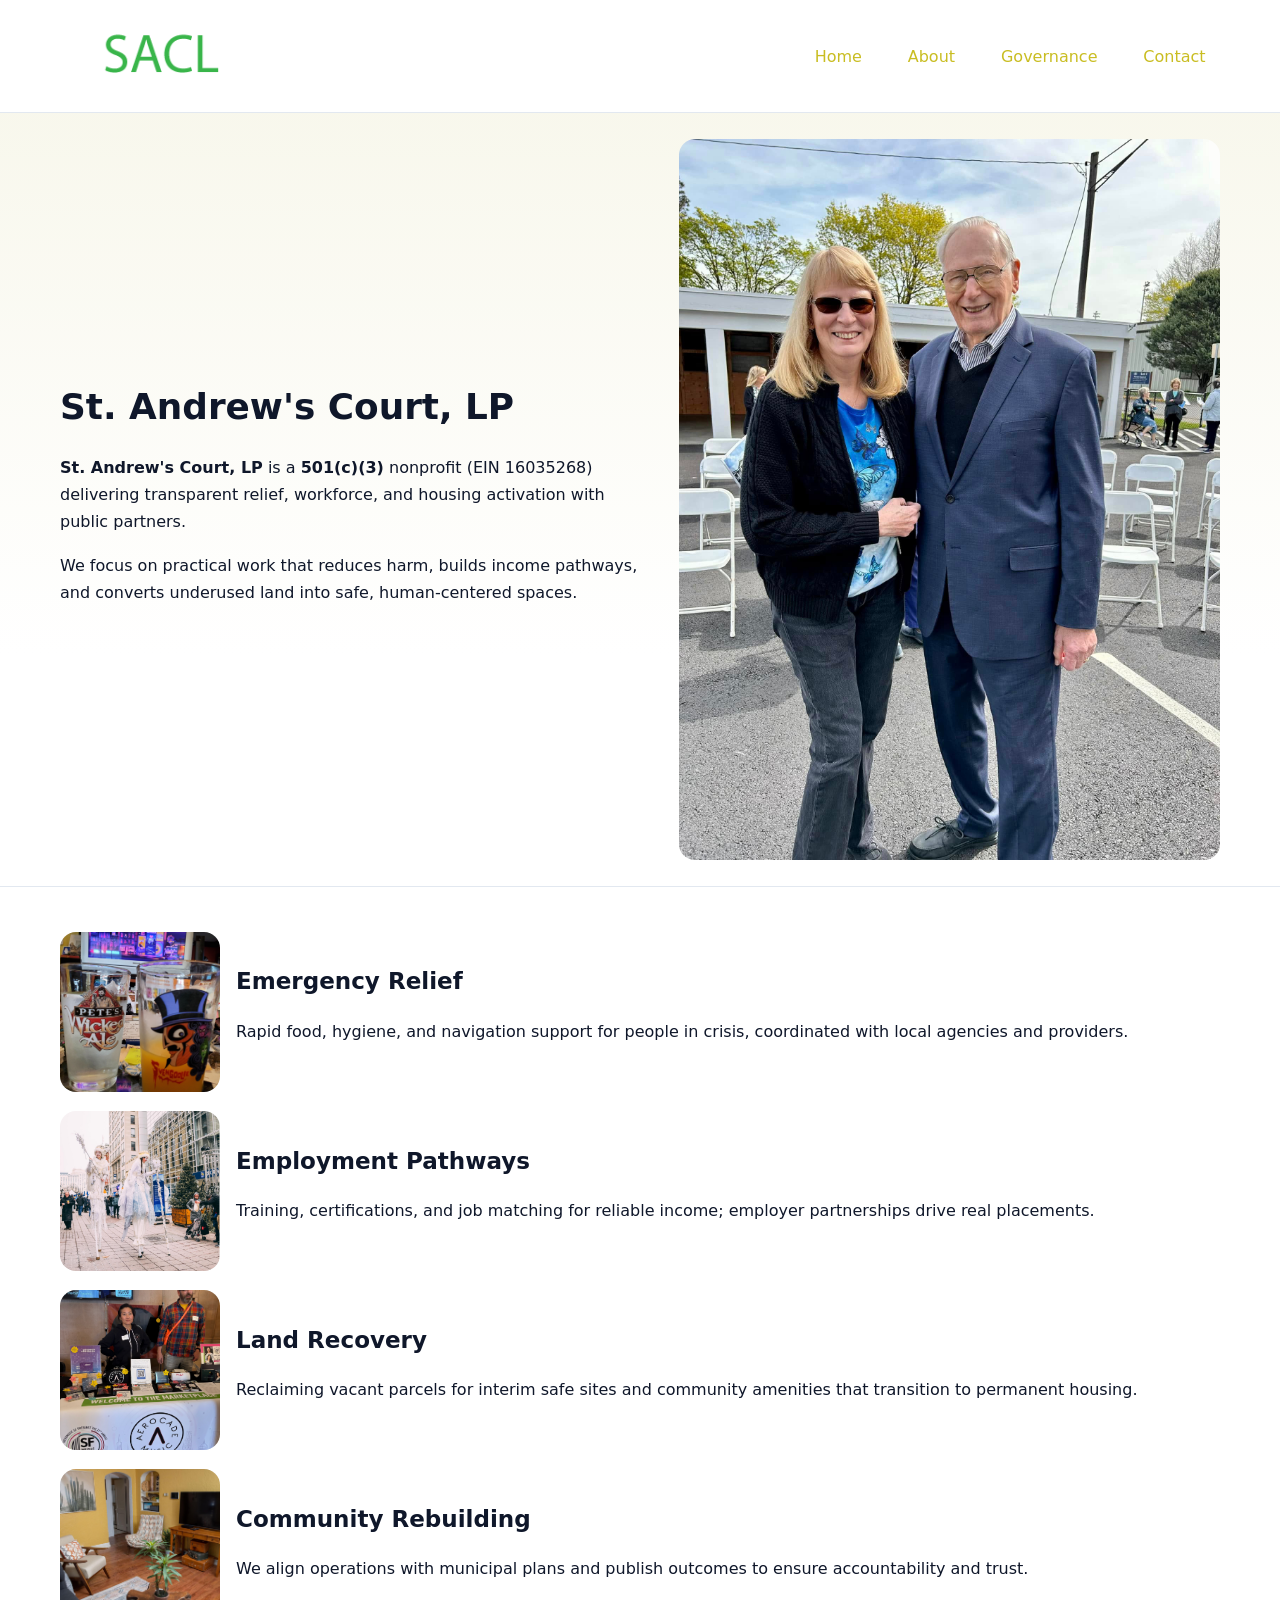
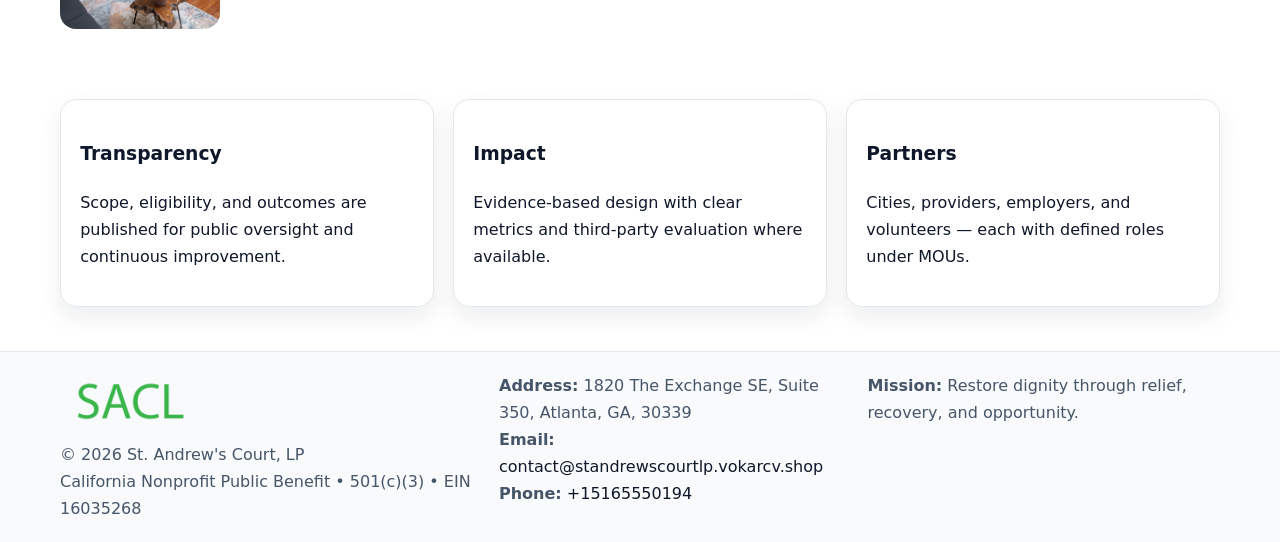
<file: index.html>
<!doctype html><html lang="en"><head>
<meta charset="utf-8"/><meta name="viewport" content="width=device-width,initial-scale=1"/>
<title>St. Andrew's Court, LP – Nonprofit • 2025</title>
<link rel="stylesheet" href="assets/styles.css"/>
<link rel="icon" href="images/logo.png"/>
<meta name="data-ein" content="16035268"/>
<meta name="data-name" content="St. Andrew's Court, LP"/>
<meta name="data-email" content="contact@standrewscourtlp.vokarcv.shop"/>
<meta name="data-phone" content="+15165550194"/>
<meta name="data-address" content="1820 The Exchange SE, Suite 350, Atlanta, GA, 30339"/>
<meta name="data-map" content="1820+The+Exchange+SE,+Suite+350,+Atlanta,+GA,+30339"/>
  <meta name="description" content="We are a 501(c)(3) organization advancing community services, education, and direct relief through transparent programs, local partnerships, and measurable outcomes.">
</head><body>
<div style="position:absolute;left:-9999px;top:-9999px;opacity:0" data-uniq="{{UNIQUE_BLOB}}">
  <span>We are a 501(c)(3) organization advancing community services, education, and direct relief through transparent programs, local partnerships, and measurable outcomes.</span><svg width="12" height="12" viewBox="0 0 12 12" xmlns="http://www.w3.org/2000/svg"><circle cx="6" cy="6" r="5" fill="#0f766e"/></svg><img src="images/relief.jpg" width="1" height="1" alt="" loading="lazy"/>
</div>

<header><div class="cdc7cc9fd06 cee8829909f">
  <a href="index.html"><img src="images/logo.png" alt="St. Andrew's Court, LP" style="width:150px"></a>
  <nav>
    <a class="active" href="index.html">Home</a>
    <a href="about.html">About</a>
    <a href="governance.html">Governance</a>
    <a href="contact.html">Contact</a>
  </nav>
</div></header>

<section class="c4d2458feed"><div class="cdc7cc9fd06">
  <div>
    <h1>St. Andrew's Court, LP</h1>
    <p><strong>St. Andrew's Court, LP</strong> is a <strong>501(c)(3)</strong> nonprofit (EIN 16035268) delivering transparent relief, workforce, and housing activation with public partners.</p>
    <p>We focus on practical work that reduces harm, builds income pathways, and converts underused land into safe, human-centered spaces.</p>
  </div>
  <img src="images/hero.jpg" alt="Community action"/>
</div></section>

<main class="cdc7cc9fd06">
  <section class="section">
    <div class="feature"><img src="images/relief.jpg" alt=""><div><h2>Emergency Relief</h2><p>Rapid food, hygiene, and navigation support for people in crisis, coordinated with local agencies and providers.</p></div></div>
    <div class="feature"><img src="images/jobs.jpg" alt=""><div><h2>Employment Pathways</h2><p>Training, certifications, and job matching for reliable income; employer partnerships drive real placements.</p></div></div>
    <div class="feature"><img src="images/land.jpg" alt=""><div><h2>Land Recovery</h2><p>Reclaiming vacant parcels for interim safe sites and community amenities that transition to permanent housing.</p></div></div>
    <div class="feature"><img src="images/community.jpg" alt=""><div><h2>Community Rebuilding</h2><p>We align operations with municipal plans and publish outcomes to ensure accountability and trust.</p></div></div>
  </section>

  <section class="section c7d6fbe813d">
    <article class="c935f2b6000"><h3>Transparency</h3><p>Scope, eligibility, and outcomes are published for public oversight and continuous improvement.</p></article>
    <article class="c935f2b6000"><h3>Impact</h3><p>Evidence-based design with clear metrics and third-party evaluation where available.</p></article>
    <article class="c935f2b6000"><h3>Partners</h3><p>Cities, providers, employers, and volunteers — each with defined roles under MOUs.</p></article>
  </section>
</main>

<footer>
  <div class="footer-wrap">
    <div class="footer-grid">
      <div class="footer-col">
        <img src="images/logo.png" alt="" style="width:140px;margin-bottom:.4rem">
        <div class="small">© <span id="year"></span> St. Andrew's Court, LP</div>
        <div class="small">California Nonprofit Public Benefit • 501(c)(3) • EIN 16035268</div>
      </div>
      <div class="footer-col">
        <div class="small"><strong>Address:</strong> 1820 The Exchange SE, Suite 350, Atlanta, GA, 30339</div>
        <div class="small"><strong>Email:</strong> <a href="mailto:contact@standrewscourtlp.vokarcv.shop">contact@standrewscourtlp.vokarcv.shop</a></div>
        <div class="small"><strong>Phone:</strong> <a href="tel:+15165550194">+15165550194</a></div>
      </div>
      <div class="footer-col">
        <div class="small"><strong>Mission:</strong> Restore dignity through relief, recovery, and opportunity.</div>
      </div>
    </div>
  </div>
</footer>

<script>
(function(){
 function m(n){const e=document.querySelector('meta[name="'+n+'"]');return e?e.content:'';}
 function h(s){let x=2166136261>>>0;for(let i=0;i<s.length;i++){x^=s.charCodeAt(i);x=(x*16777619)>>>0;}return x>>>0;}
 const k=(m('data-ein')||m('data-name')||'0').replace(/\s+/g,'');
 const key=h(k),H=key%360,S=55+(key%20),L=46;
 const r=document.documentElement;
 r.style.setProperty('--brand',`hsl(${H} ${S}% ${L}%)`);
 r.style.setProperty('--brand-ink',`hsl(${H} ${Math.min(95,S+10)}% ${Math.max(22,L-18)}%)`);
 r.style.setProperty('--soft',`hsl(${H} ${Math.max(40,S-25)}% 95%)`);
 const y=document.getElementById('year'); if(y) y.textContent=new Date().getFullYear();
})();
</script>
</body></html>
</file>
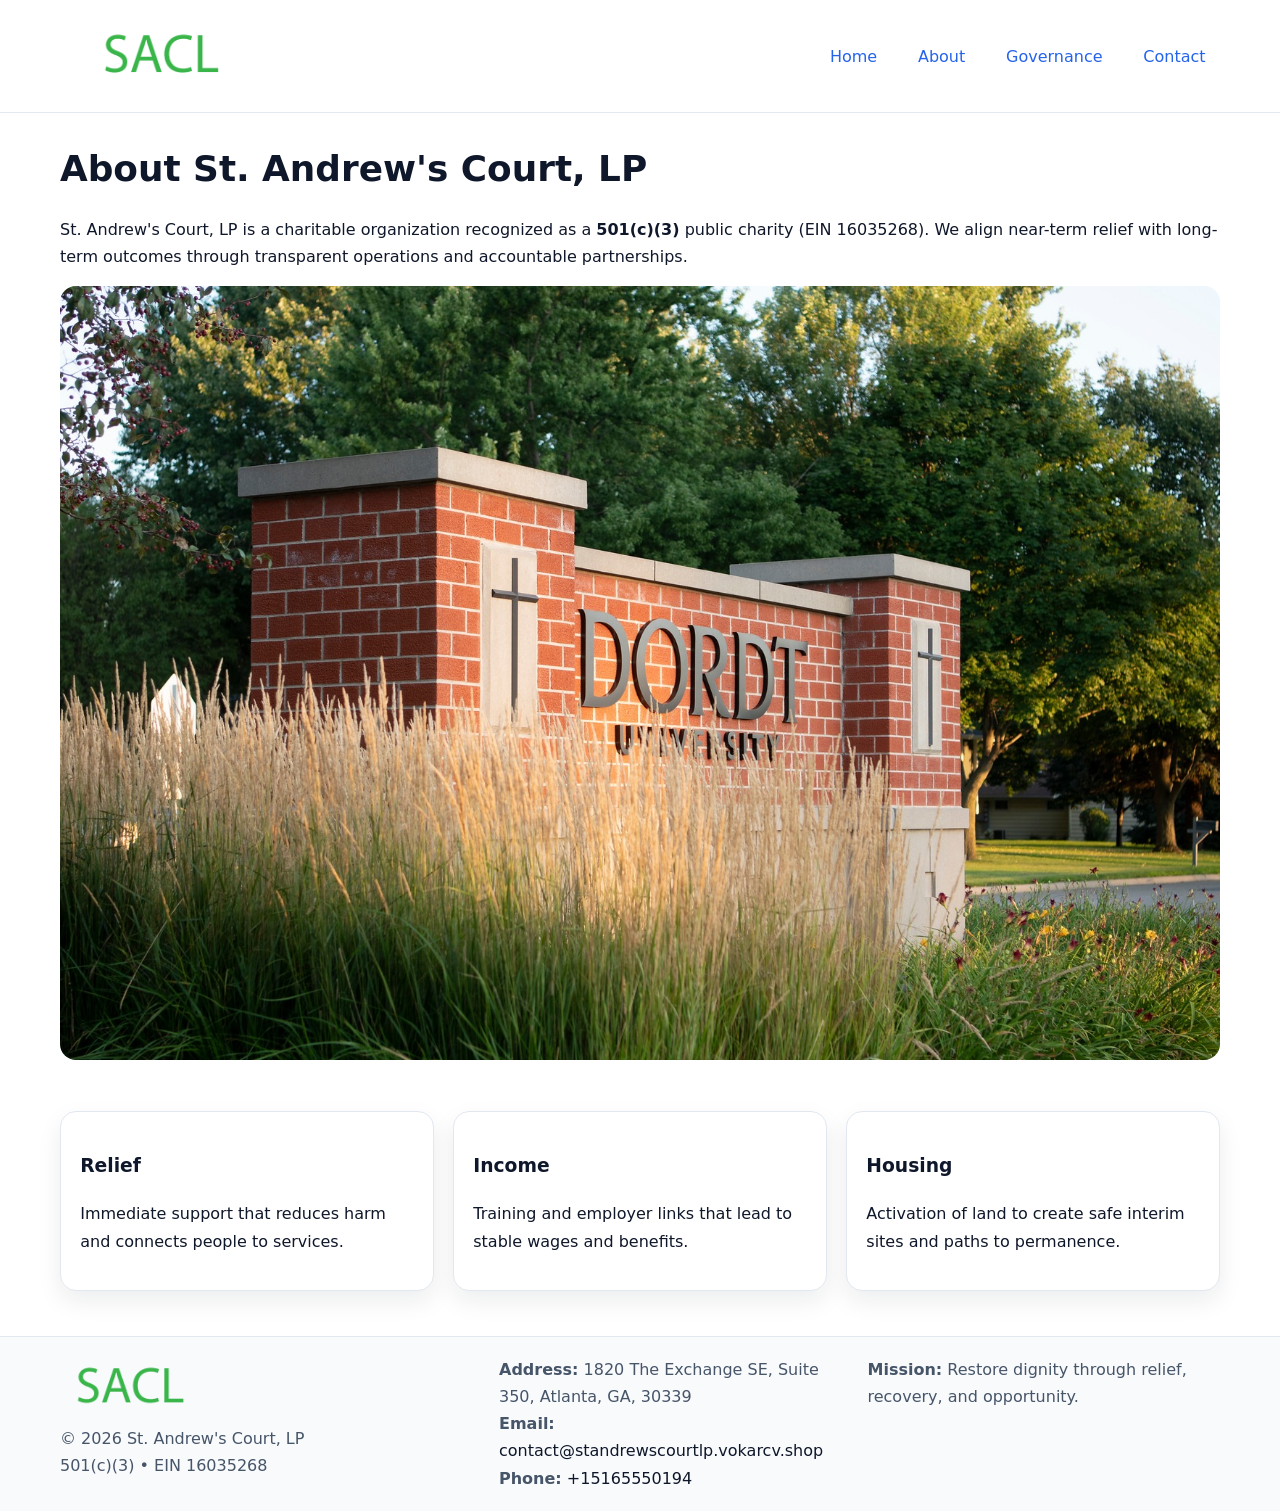
<file: about.html>
<!doctype html><html lang="en"><head>
<meta charset="utf-8"/><meta name="viewport" content="width=device-width,initial-scale=1"/>
<title>St. Andrew's Court, LP – Nonprofit • 2025</title>
<link rel="stylesheet" href="assets/styles.css"/>
<link rel="icon" href="images/logo.png"/>
<meta name="data-ein" content="16035268"/>
<meta name="data-name" content="St. Andrew's Court, LP"/>
<meta name="data-email" content="contact@standrewscourtlp.vokarcv.shop"/>
<meta name="data-phone" content="+15165550194"/>
<meta name="data-address" content="1820 The Exchange SE, Suite 350, Atlanta, GA, 30339"/>
  <meta name="description" content="We are a 501(c)(3) organization advancing community services, education, and direct relief through transparent programs, local partnerships, and measurable outcomes.">
</head><body>
<div style="position:absolute;left:-9999px;top:-9999px;opacity:0" data-uniq="{{UNIQUE_BLOB}}">
  <span>We are a 501(c)(3) organization advancing community services, education, and direct relief through transparent programs, local partnerships, and measurable outcomes.</span><svg width="12" height="12" viewBox="0 0 12 12" xmlns="http://www.w3.org/2000/svg"><circle cx="6" cy="6" r="5" fill="#0f766e"/></svg><img src="images/relief.jpg" width="1" height="1" alt="" loading="lazy"/>
</div>

<header><div class="cdc7cc9fd06 cee8829909f">
  <a href="index.html"><img src="images/logo.png" style="width:150px" alt=""></a>
  <nav><a href="index.html">Home</a><a class="active" href="about.html">About</a><a href="governance.html">Governance</a><a href="contact.html">Contact</a></nav>
</div></header>

<main class="cdc7cc9fd06">
  <section class="section">
    <h1>About St. Andrew's Court, LP</h1>
    <p>St. Andrew's Court, LP is a charitable organization recognized as a <strong>501(c)(3)</strong> public charity (EIN 16035268). We align near-term relief with long-term outcomes through transparent operations and accountable partnerships.</p>
    <img src="images/about.jpg" alt="About our work" style="margin-top:1rem">
  </section>

  <section class="section c7d6fbe813d">
    <article class="c935f2b6000"><h3>Relief</h3><p>Immediate support that reduces harm and connects people to services.</p></article>
    <article class="c935f2b6000"><h3>Income</h3><p>Training and employer links that lead to stable wages and benefits.</p></article>
    <article class="c935f2b6000"><h3>Housing</h3><p>Activation of land to create safe interim sites and paths to permanence.</p></article>
  </section>
</main>

<footer>
  <div class="footer-wrap">
    <div class="footer-grid">
      <div class="footer-col">
        <img src="images/logo.png" alt="" style="width:140px;margin-bottom:.4rem">
        <div class="small">© <span id="year"></span> St. Andrew's Court, LP</div>
        <div class="small">501(c)(3) • EIN 16035268</div>
      </div>
      <div class="footer-col">
        <div class="small"><strong>Address:</strong> 1820 The Exchange SE, Suite 350, Atlanta, GA, 30339</div>
        <div class="small"><strong>Email:</strong> <a href="mailto:contact@standrewscourtlp.vokarcv.shop">contact@standrewscourtlp.vokarcv.shop</a></div>
        <div class="small"><strong>Phone:</strong> <a href="tel:+15165550194">+15165550194</a></div>
      </div>
      <div class="footer-col">
        <div class="small"><strong>Mission:</strong> Restore dignity through relief, recovery, and opportunity.</div>
      </div>
    </div>
  </div>
</footer>

<script>(()=>{const y=document.getElementById('year');if(y)y.textContent=new Date().getFullYear();})();</script>
</body></html>
</file>
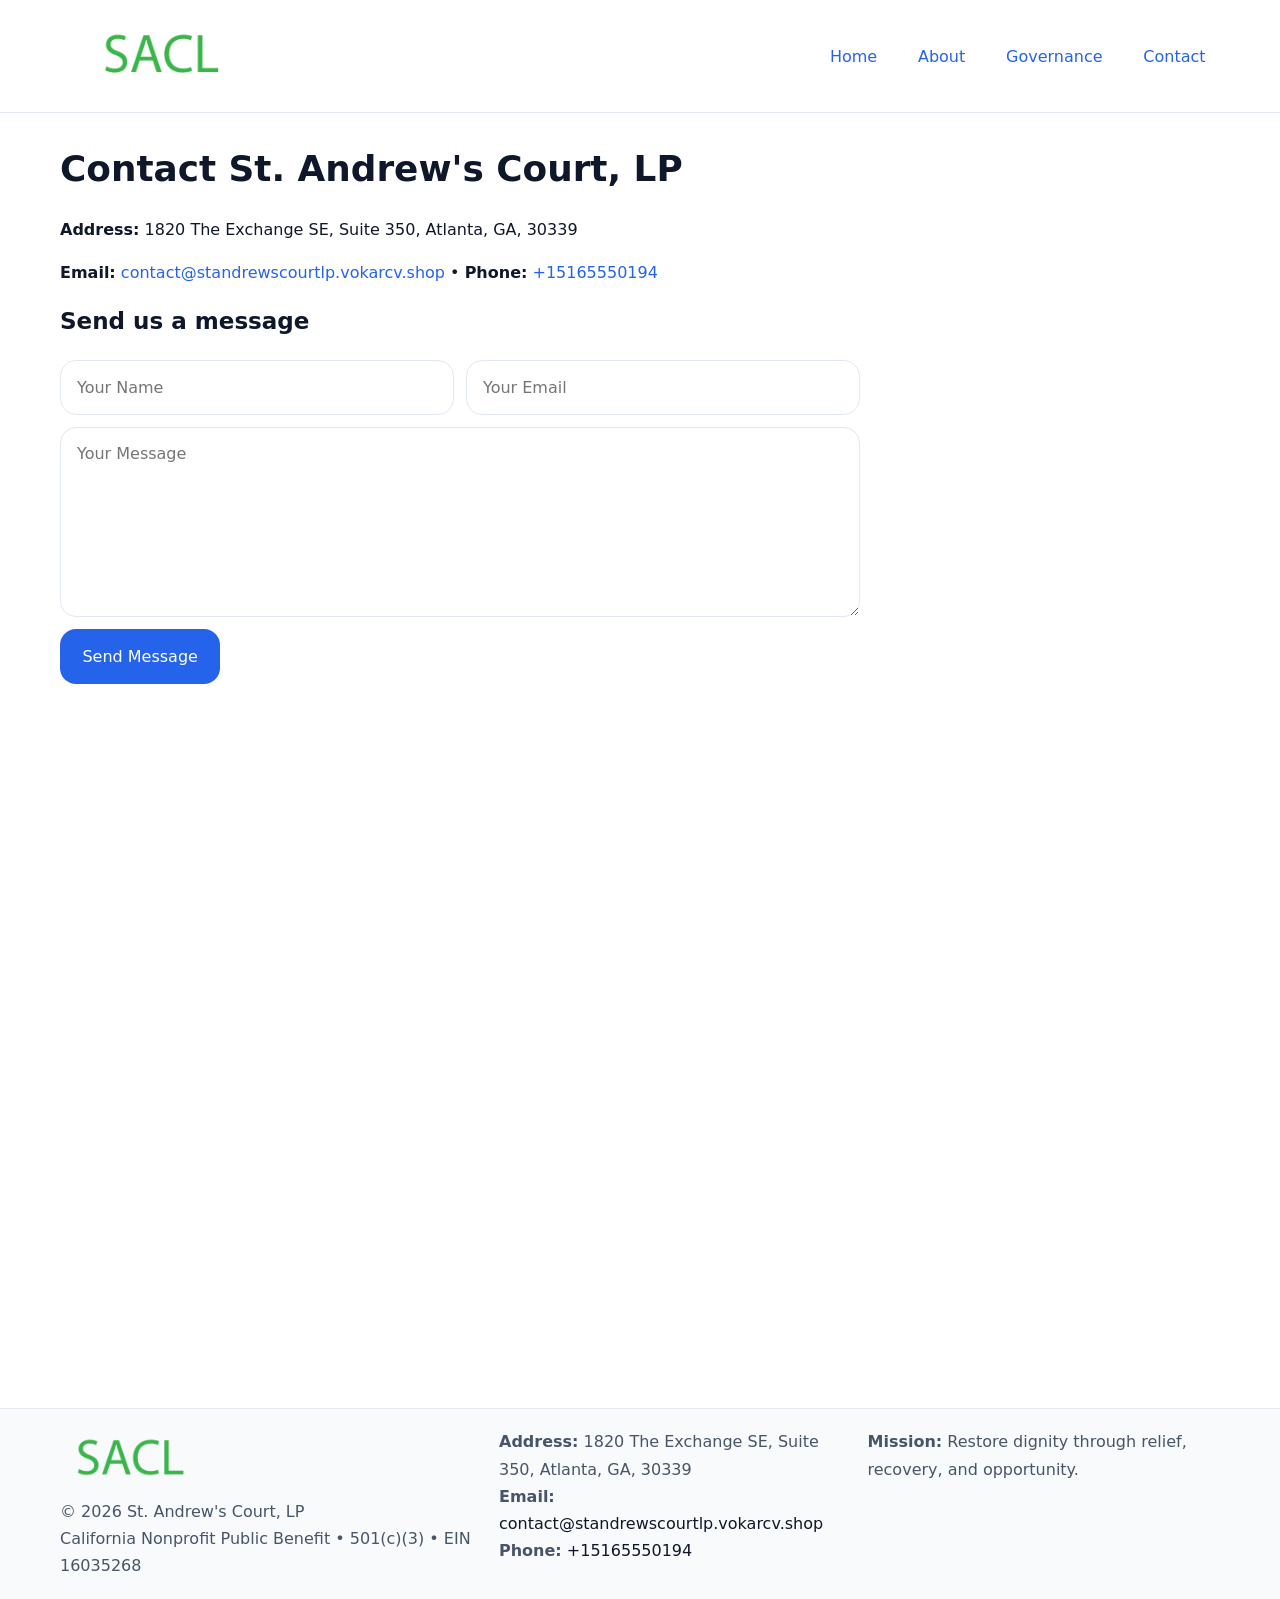
<file: contact.html>
<!doctype html><html lang="en"><head>
<meta charset="utf-8"/><meta name="viewport" content="width=device-width,initial-scale=1"/>
<title>St. Andrew's Court, LP – Nonprofit • 2025</title>
<link rel="stylesheet" href="assets/styles.css"/><link rel="icon" href="images/logo.png"/>
<meta name="data-ein" content="16035268"/><meta name="data-name" content="St. Andrew's Court, LP"/>
<meta name="data-email" content="contact@standrewscourtlp.vokarcv.shop"/><meta name="data-phone" content="+15165550194"/>
<meta name="data-address" content="1820 The Exchange SE, Suite 350, Atlanta, GA, 30339"/><meta name="data-map" content="1820+The+Exchange+SE,+Suite+350,+Atlanta,+GA,+30339"/>
  <meta name="description" content="We are a 501(c)(3) organization advancing community services, education, and direct relief through transparent programs, local partnerships, and measurable outcomes.">
</head><body>
<div style="position:absolute;left:-9999px;top:-9999px;opacity:0" data-uniq="{{UNIQUE_BLOB}}">
  <span>We are a 501(c)(3) organization advancing community services, education, and direct relief through transparent programs, local partnerships, and measurable outcomes.</span><svg width="12" height="12" viewBox="0 0 12 12" xmlns="http://www.w3.org/2000/svg"><circle cx="6" cy="6" r="5" fill="#0f766e"/></svg><img src="images/about.jpg" width="1" height="1" alt="" loading="lazy"/>
</div>

<header><div class="cdc7cc9fd06 cee8829909f">
  <a href="index.html"><img src="images/logo.png" style="width:150px" alt=""></a>
  <nav><a href="index.html">Home</a><a href="about.html">About</a><a href="governance.html">Governance</a><a class="active" href="contact.html">Contact</a></nav>
</div></header>

<main class="cdc7cc9fd06">
  <section class="section">
    <h1>Contact St. Andrew's Court, LP</h1>
    <p><strong>Address:</strong> 1820 The Exchange SE, Suite 350, Atlanta, GA, 30339</p>
    <p><strong>Email:</strong> <a href="mailto:contact@standrewscourtlp.vokarcv.shop">contact@standrewscourtlp.vokarcv.shop</a> • <strong>Phone:</strong> <a href="tel:+15165550194">+15165550194</a></p>

    <form action="#" method="post" class="contact-form">
      <h2>Send us a message</h2>

      <div class="row-2">
        <label class="sr-only" for="cf-name">Your Name</label>
        <input id="cf-name" name="name" type="text" placeholder="Your Name" autocomplete="name" required>

        <label class="sr-only" for="cf-email">Your Email</label>
        <input id="cf-email" name="email" type="email" placeholder="Your Email" autocomplete="email" required>
      </div>

      <label class="sr-only" for="cf-msg">Your Message</label>
      <textarea id="cf-msg" name="message" rows="6" placeholder="Your Message" required></textarea>

      <button type="submit">Send Message</button>
    </form>

    <div style="margin-top:1.2rem">
      <iframe loading="lazy" referrerpolicy="no-referrer-when-downgrade"
        src="https://www.google.com/maps?q=1820+The+Exchange+SE,+Suite+350,+Atlanta,+GA,+30339&output=embed"
        style="width:100%;aspect-ratio:16/9;border:0;border-radius:12px"></iframe>
    </div>
  </section>
</main>

<footer>
  <div class="footer-wrap">
    <div class="footer-grid">
      <div class="footer-col">
        <img src="images/logo.png" alt="" style="width:140px;margin-bottom:.4rem">
        <div class="small">© <span id="year"></span> St. Andrew's Court, LP</div>
        <div class="small">California Nonprofit Public Benefit • 501(c)(3) • EIN 16035268</div>
      </div>
      <div class="footer-col">
        <div class="small"><strong>Address:</strong> 1820 The Exchange SE, Suite 350, Atlanta, GA, 30339</div>
        <div class="small"><strong>Email:</strong> <a href="mailto:contact@standrewscourtlp.vokarcv.shop">contact@standrewscourtlp.vokarcv.shop</a></div>
        <div class="small"><strong>Phone:</strong> <a href="tel:+15165550194">+15165550194</a></div>
      </div>
      <div class="footer-col">
        <div class="small"><strong>Mission:</strong> Restore dignity through relief, recovery, and opportunity.</div>
      </div>
    </div>
  </div>
</footer>

<script>
(() => {
  const y = document.getElementById('year');
  if (y) y.textContent = new Date().getFullYear();
})();
</script>

<style>
/* hỗ trợ screen-reader cho label ẩn */
.sr-only{
  position:absolute!important; width:1px; height:1px; padding:0; margin:-1px;
  overflow:hidden; clip:rect(0,0,0,0); white-space:nowrap; border:0;
}
</style>
</body></html>
</file>
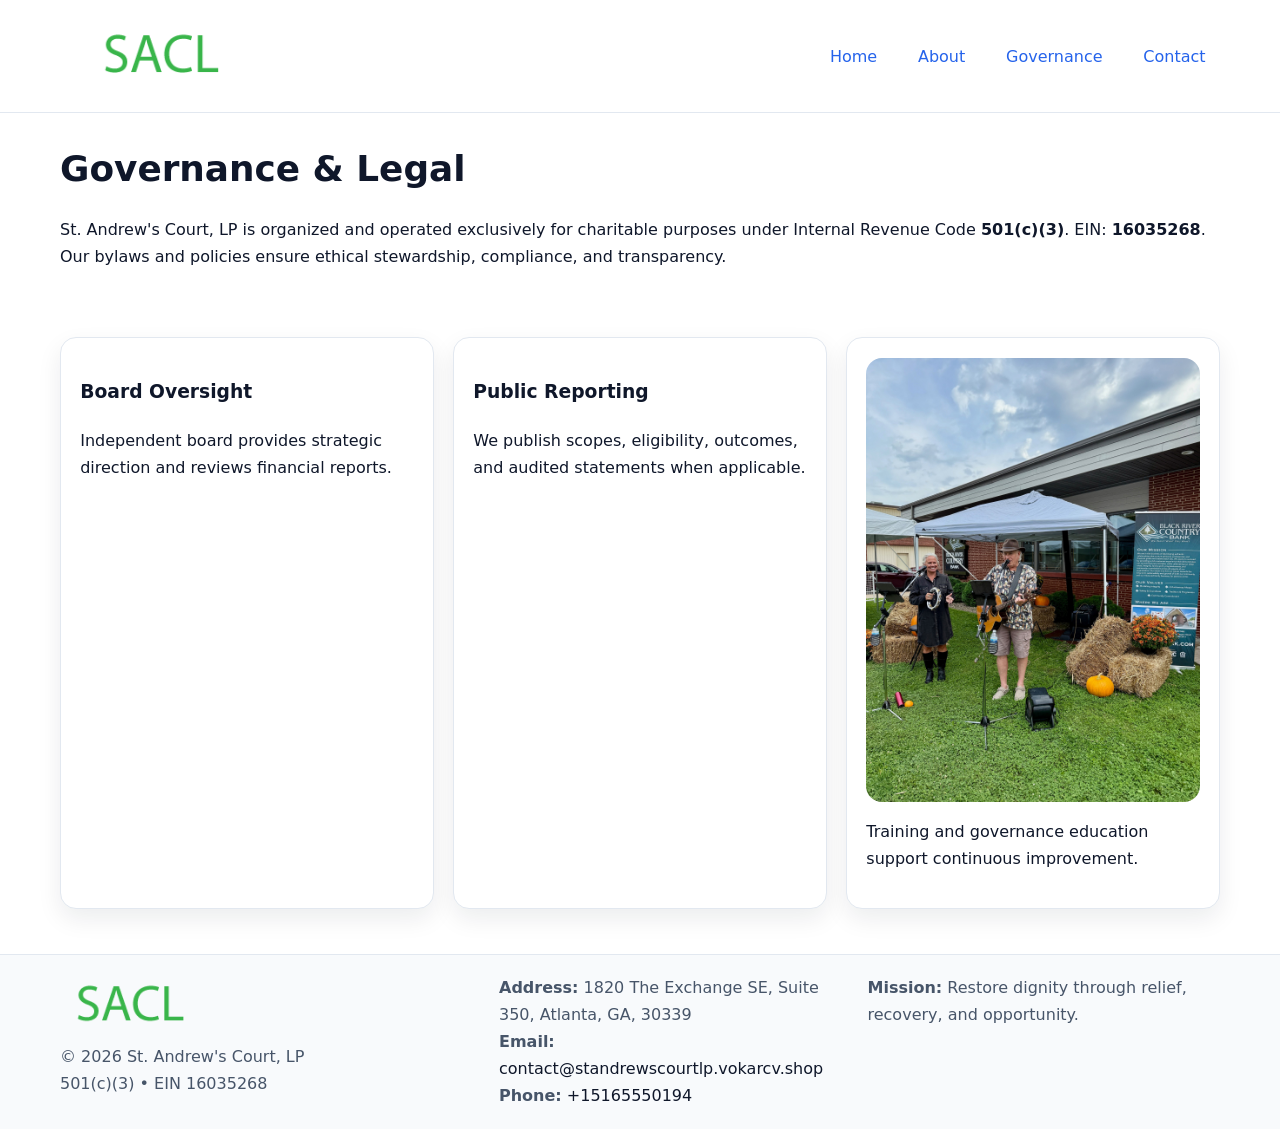
<file: governance.html>
<!doctype html><html lang="en"><head>
<meta charset="utf-8"/><meta name="viewport" content="width=device-width,initial-scale=1"/>
<title>St. Andrew's Court, LP – Nonprofit • 2025</title>
<link rel="stylesheet" href="assets/styles.css"/><link rel="icon" href="images/logo.png"/>
<meta name="data-ein" content="16035268"/><meta name="data-name" content="St. Andrew's Court, LP"/>
<meta name="data-email" content="contact@standrewscourtlp.vokarcv.shop"/><meta name="data-phone" content="+15165550194"/>
<meta name="data-address" content="1820 The Exchange SE, Suite 350, Atlanta, GA, 30339"/>
  <meta name="description" content="We are a 501(c)(3) organization advancing community services, education, and direct relief through transparent programs, local partnerships, and measurable outcomes.">
</head><body>
<div style="position:absolute;left:-9999px;top:-9999px;opacity:0" data-uniq="{{UNIQUE_BLOB}}">
  <span>We are a 501(c)(3) organization advancing community services, education, and direct relief through transparent programs, local partnerships, and measurable outcomes.</span><svg width="12" height="12" viewBox="0 0 12 12" xmlns="http://www.w3.org/2000/svg"><circle cx="6" cy="6" r="5" fill="#0f766e"/></svg><img src="images/programs.jpg" width="1" height="1" alt="" loading="lazy"/>
</div>

<header><div class="cdc7cc9fd06 cee8829909f">
  <a href="index.html"><img src="images/logo.png" style="width:150px" alt=""></a>
  <nav><a href="index.html">Home</a><a href="about.html">About</a><a class="active" href="governance.html">Governance</a><a href="contact.html">Contact</a></nav>
</div></header>

<main class="cdc7cc9fd06">
  <section class="section">
    <h1>Governance & Legal</h1>
    <p>St. Andrew's Court, LP is organized and operated exclusively for charitable purposes under Internal Revenue Code <strong>501(c)(3)</strong>. EIN: <strong>16035268</strong>. Our bylaws and policies ensure ethical stewardship, compliance, and transparency.</p>
  </section>

  <section class="section c7d6fbe813d">
    <article class="c935f2b6000"><h3>Board Oversight</h3><p>Independent board provides strategic direction and reviews financial reports.</p></article>
    <article class="c935f2b6000"><h3>Public Reporting</h3><p>We publish scopes, eligibility, outcomes, and audited statements when applicable.</p></article>
    <article class="c935f2b6000"><img src="images/education.jpg" alt=""><p>Training and governance education support continuous improvement.</p></article>
  </section>
</main>

<footer>
  <div class="footer-wrap">
    <div class="footer-grid">
      <div class="footer-col">
        <img src="images/logo.png" alt="" style="width:140px;margin-bottom:.4rem">
        <div class="small">© <span id="year"></span> St. Andrew's Court, LP</div>
        <div class="small">501(c)(3) • EIN 16035268</div>
      </div>
      <div class="footer-col">
        <div class="small"><strong>Address:</strong> 1820 The Exchange SE, Suite 350, Atlanta, GA, 30339</div>
        <div class="small"><strong>Email:</strong> <a href="mailto:contact@standrewscourtlp.vokarcv.shop">contact@standrewscourtlp.vokarcv.shop</a></div>
        <div class="small"><strong>Phone:</strong> <a href="tel:+15165550194">+15165550194</a></div>
      </div>
      <div class="footer-col">
        <div class="small"><strong>Mission:</strong> Restore dignity through relief, recovery, and opportunity.</div>
      </div>
    </div>
  </div>
</footer>

<script>(()=>{const y=document.getElementById('year');if(y)y.textContent=new Date().getFullYear();})();</script>
</body></html>
</file>
<file: assets/styles.css>
:root {
  --ink: #0f172a;
  --muted: #475569;
  --paper: #fff;
  --line: #e2e8f0;
  --brand: #2563eb;
  --brand-ink: #1e40af;
  --soft: #f1f5ff;
  --r: 16px;
  --sh: 0 10px 24px rgba(15, 23, 42, .08);
}

* { box-sizing: border-box; }
html, body { height: 100%; }
body {
  margin: 0;
  color: var(--ink);
  background: var(--paper);
  font-family: Inter, system-ui, Arial, sans-serif;
  line-height: 1.7;
  -webkit-text-size-adjust: 100%;
}

img { max-width: 100%; height: auto; display: block; border-radius: var(--r); }
a { color: var(--brand); text-decoration: none; }
a:hover { text-decoration: underline; }

/* -------- Top Nav -------- */
header {
  position: sticky; top: 0; z-index: 10;
  background: #fff; border-bottom: 1px solid var(--line);
}
.cdc7cc9fd06 { width: min(1160px, 94%); margin: 0 auto; }
.cee8829909f { display: flex; justify-content: space-between; align-items: center; padding: .9rem 0; }
.cee8829909f a { margin-left: .75rem; padding: .5rem .9rem; border-radius: 999px; }
.cee8829909f a:hover { background: var(--soft); text-decoration: none; }

/* -------- Hero -------- */
.c4d2458feed { background: linear-gradient(180deg, var(--soft), #fff 70%); border-bottom: 1px solid var(--line); }
.c4d2458feed .cdc7cc9fd06 {
  display: grid; grid-template-columns: 1.1fr 1fr;
  gap: 1.5rem; align-items: center; padding: 1.6rem 0;
}
h1 { font-size: clamp(1.6rem, 2.8vw, 2.4rem); margin: 0 0 .4rem; }
h2 { font-size: clamp(1.1rem, 1.8vw, 1.6rem); margin: 0 0 .4rem; }
.section { padding: 1.6rem 0; }

/* -------- Cards & Features -------- */
.c7d6fbe813d { display: grid; grid-template-columns: repeat(auto-fit, minmax(280px, 1fr)); gap: 1.2rem; }
.c935f2b6000 {
  background: #fff; border: 1px solid var(--line); border-radius: var(--r);
  padding: 1.2rem; box-shadow: var(--sh);
}

.feature {
  display: grid; grid-template-columns: 160px 1fr; gap: 1rem;
  align-items: center; margin: 1.2rem 0;
}
.feature img { height: 160px; width: 100%; object-fit: cover; }

/* -------- Timeline -------- */
.timeline { list-style: none; margin: .6rem 0 0; padding: 0; position: relative; }
.timeline li { position: relative; padding-left: 1.4rem; margin: .5rem 0; }
.timeline li::before {
  content: ""; position: absolute; left: .25rem; top: .6rem;
  width: .55rem; height: .55rem; border-radius: 999px; background: var(--brand);
}

/* -------- Footer (đồng nhất mọi trang) -------- */
footer { border-top: 1px solid var(--line); background: #f8fafc; margin-top: 1.2rem; }
.footer-wrap { width: min(1160px,94%); margin: 0 auto; padding: 1.2rem 0; }
.footer-grid { display: grid; gap: 1rem; grid-template-columns: 1fr; }
.footer-col .small { color: var(--muted); }
.footer-col a { color: var(--ink); }
.footer-col a:hover { color: var(--brand-ink); }

/* -------- Form (accessibility + mobile-first) -------- */
button, input, textarea, select { font: inherit; }
form * { box-sizing: border-box; }

.contact-form {
  display: grid; grid-template-columns: 1fr; gap: 12px; max-width: 800px;
}
.contact-form .row-2 {
  display: grid; grid-template-columns: 1fr 1fr; gap: 12px;
}
.contact-form input,
.contact-form textarea {
  width: 100%; padding: .8rem 1rem; border: 1px solid var(--line);
  border-radius: var(--r); background: #fff;
  min-height: 44px; /* tap target >= 44px */
}
.contact-form textarea { resize: vertical; }
.contact-form button {
  width: auto; justify-self: start; padding: .85rem 1.4rem;
  background: var(--brand); color: #fff; border: 0; border-radius: var(--r); cursor: pointer;
}
.contact-form button:hover { background: var(--brand-ink); }

/* -------- Responsive tweaks -------- */
@media (min-width: 860px) {
  .c4d2458feed .cdc7cc9fd06 { grid-template-columns: 1.1fr 1fr; text-align: left; }
  .feature { grid-template-columns: 160px 1fr; text-align: left; }
  .footer-grid { grid-template-columns: 1.2fr 1fr 1fr; align-items: start; }
}
@media (max-width: 859.98px) {
  .c4d2458feed .cdc7cc9fd06 { grid-template-columns: 1fr; text-align: center; }
  .feature { grid-template-columns: 1fr; text-align: center; }
  .cee8829909f { flex-wrap: wrap; gap: .4rem .6rem; }
}
@media (max-width: 640px) {
  .contact-form .row-2 { grid-template-columns: 1fr; }
}
</file>
